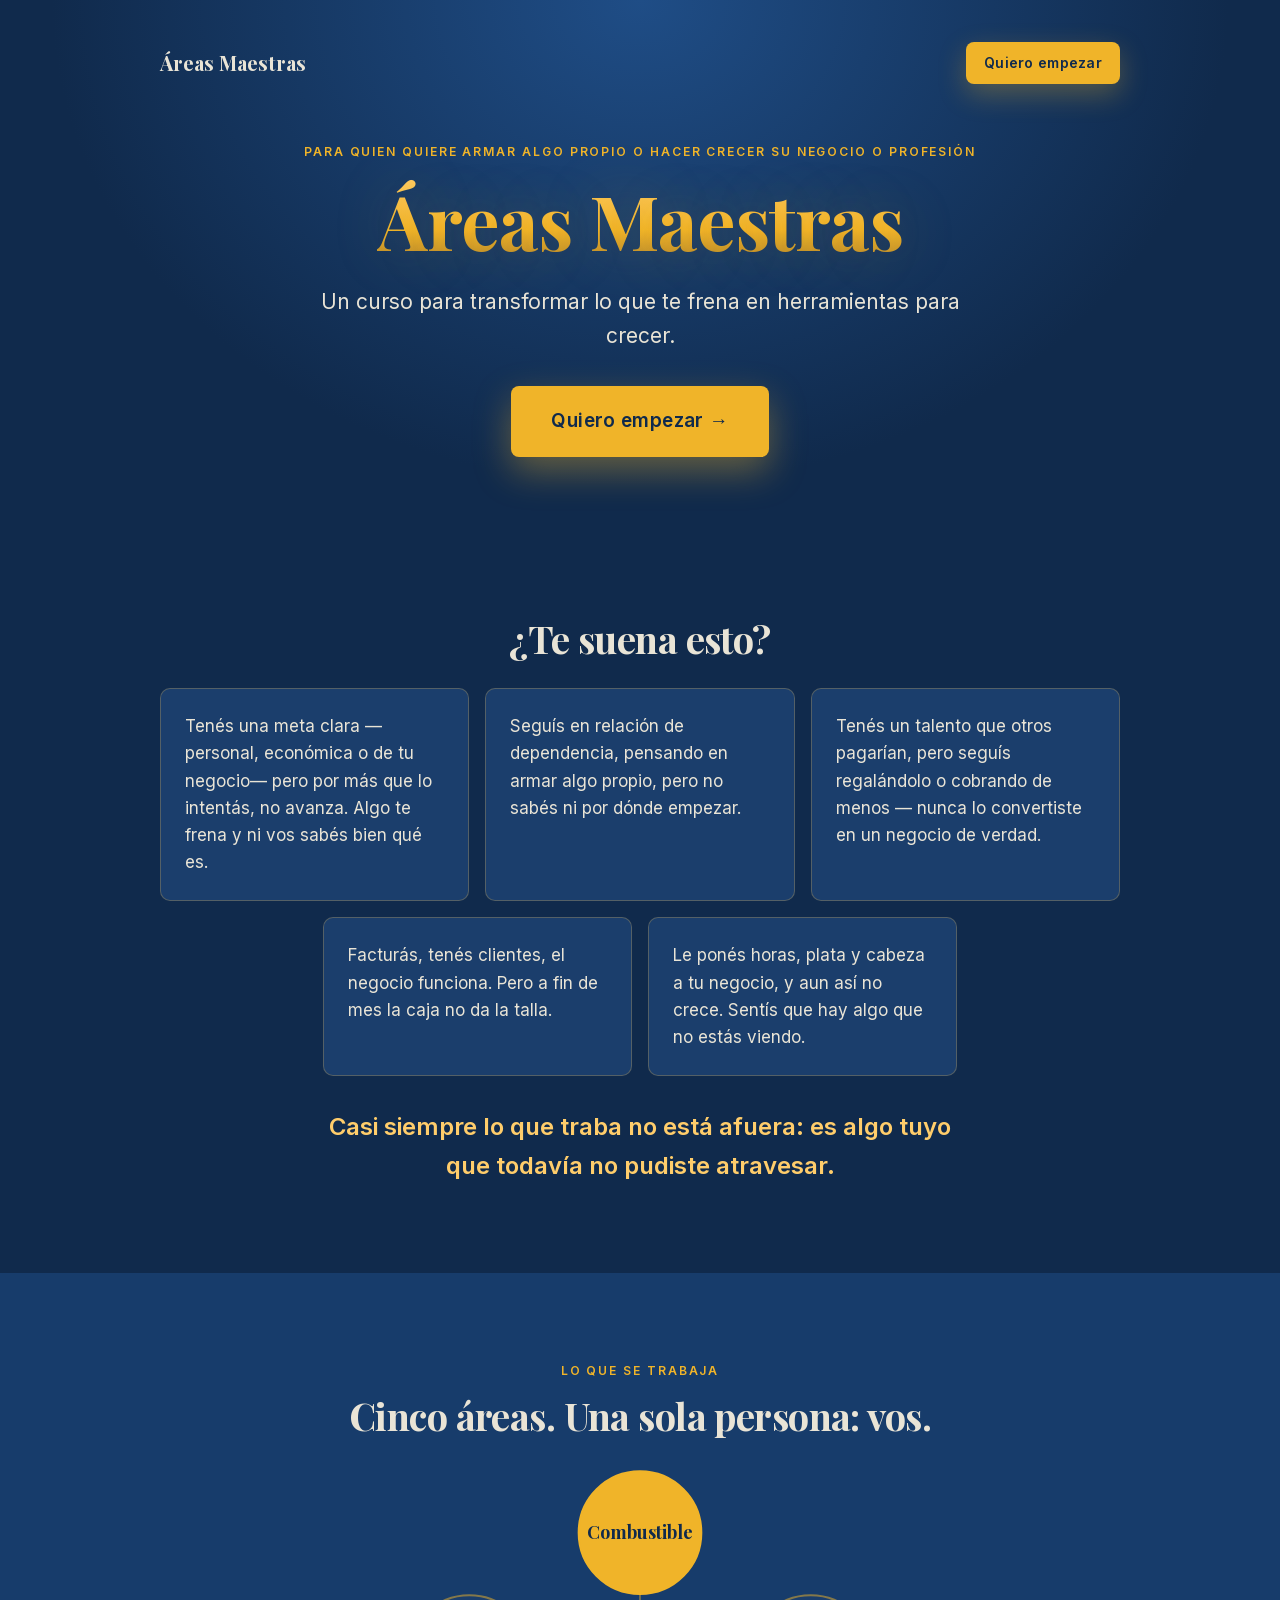
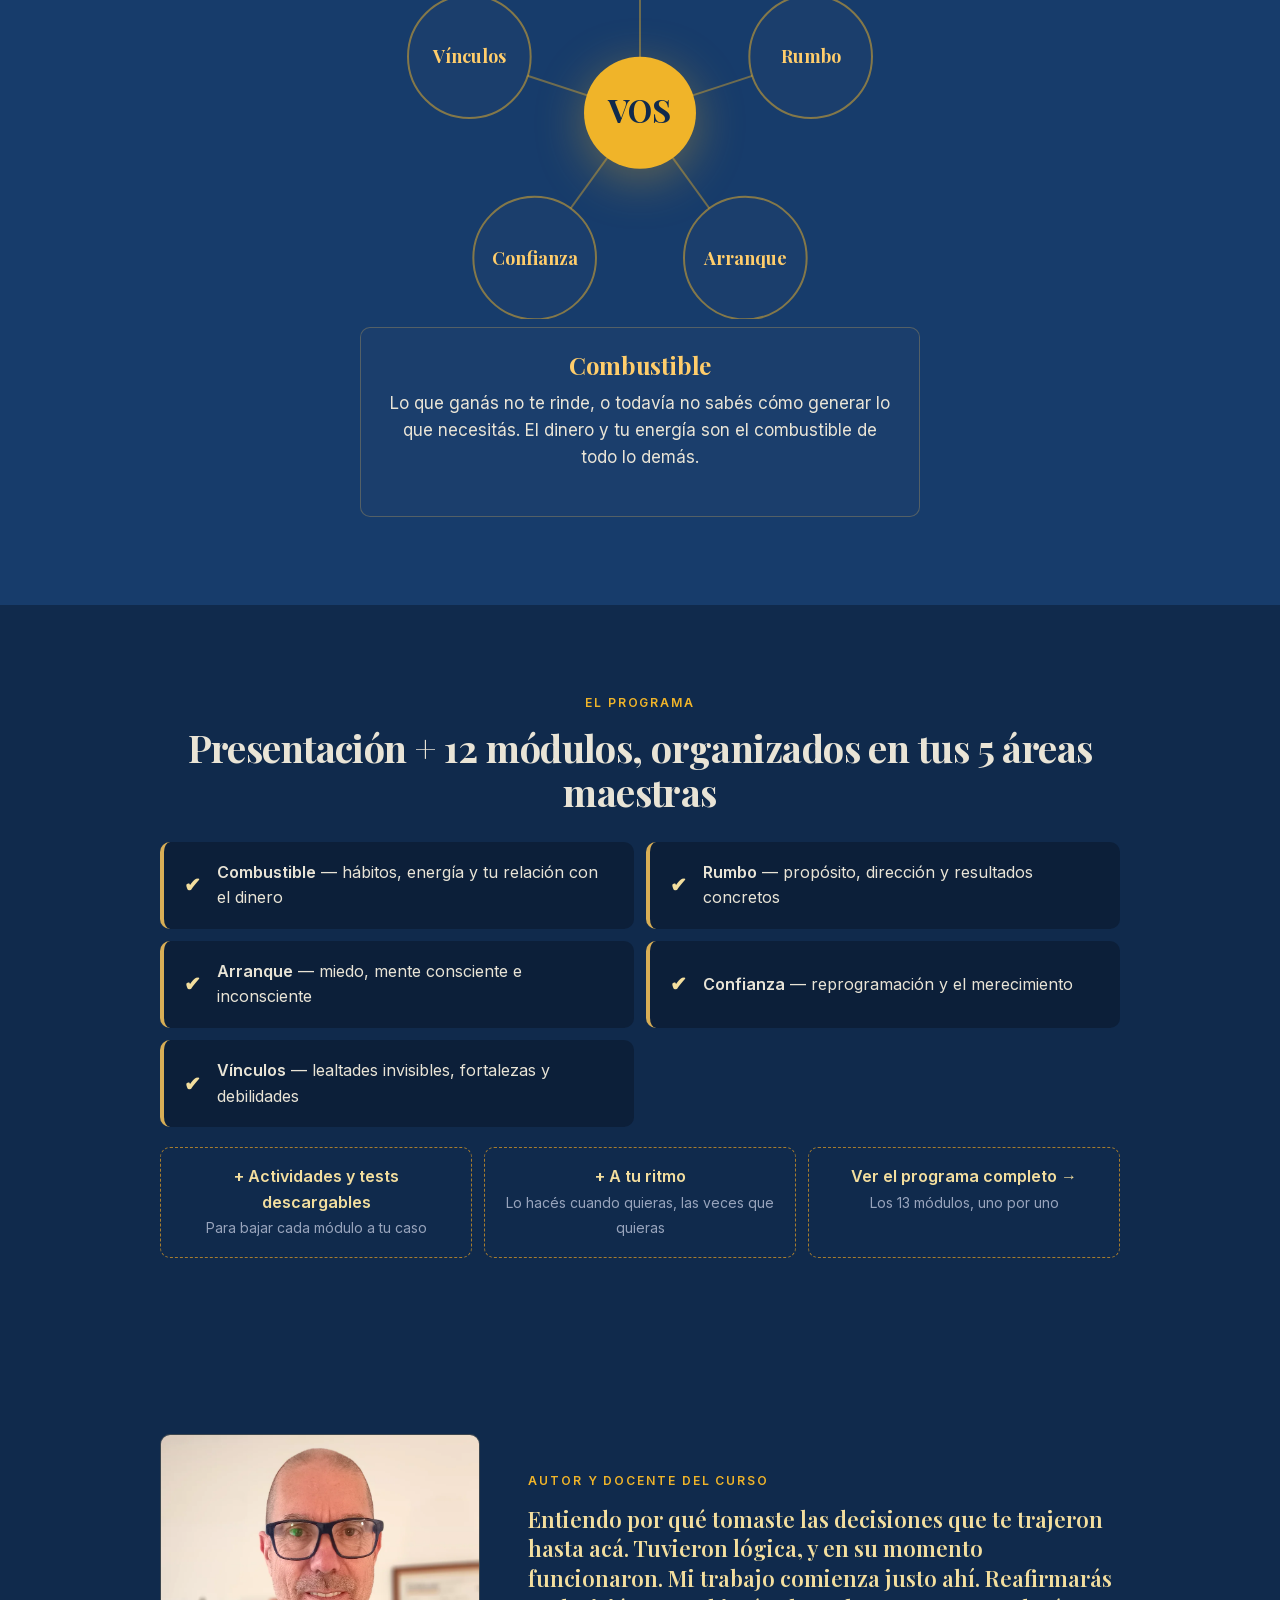
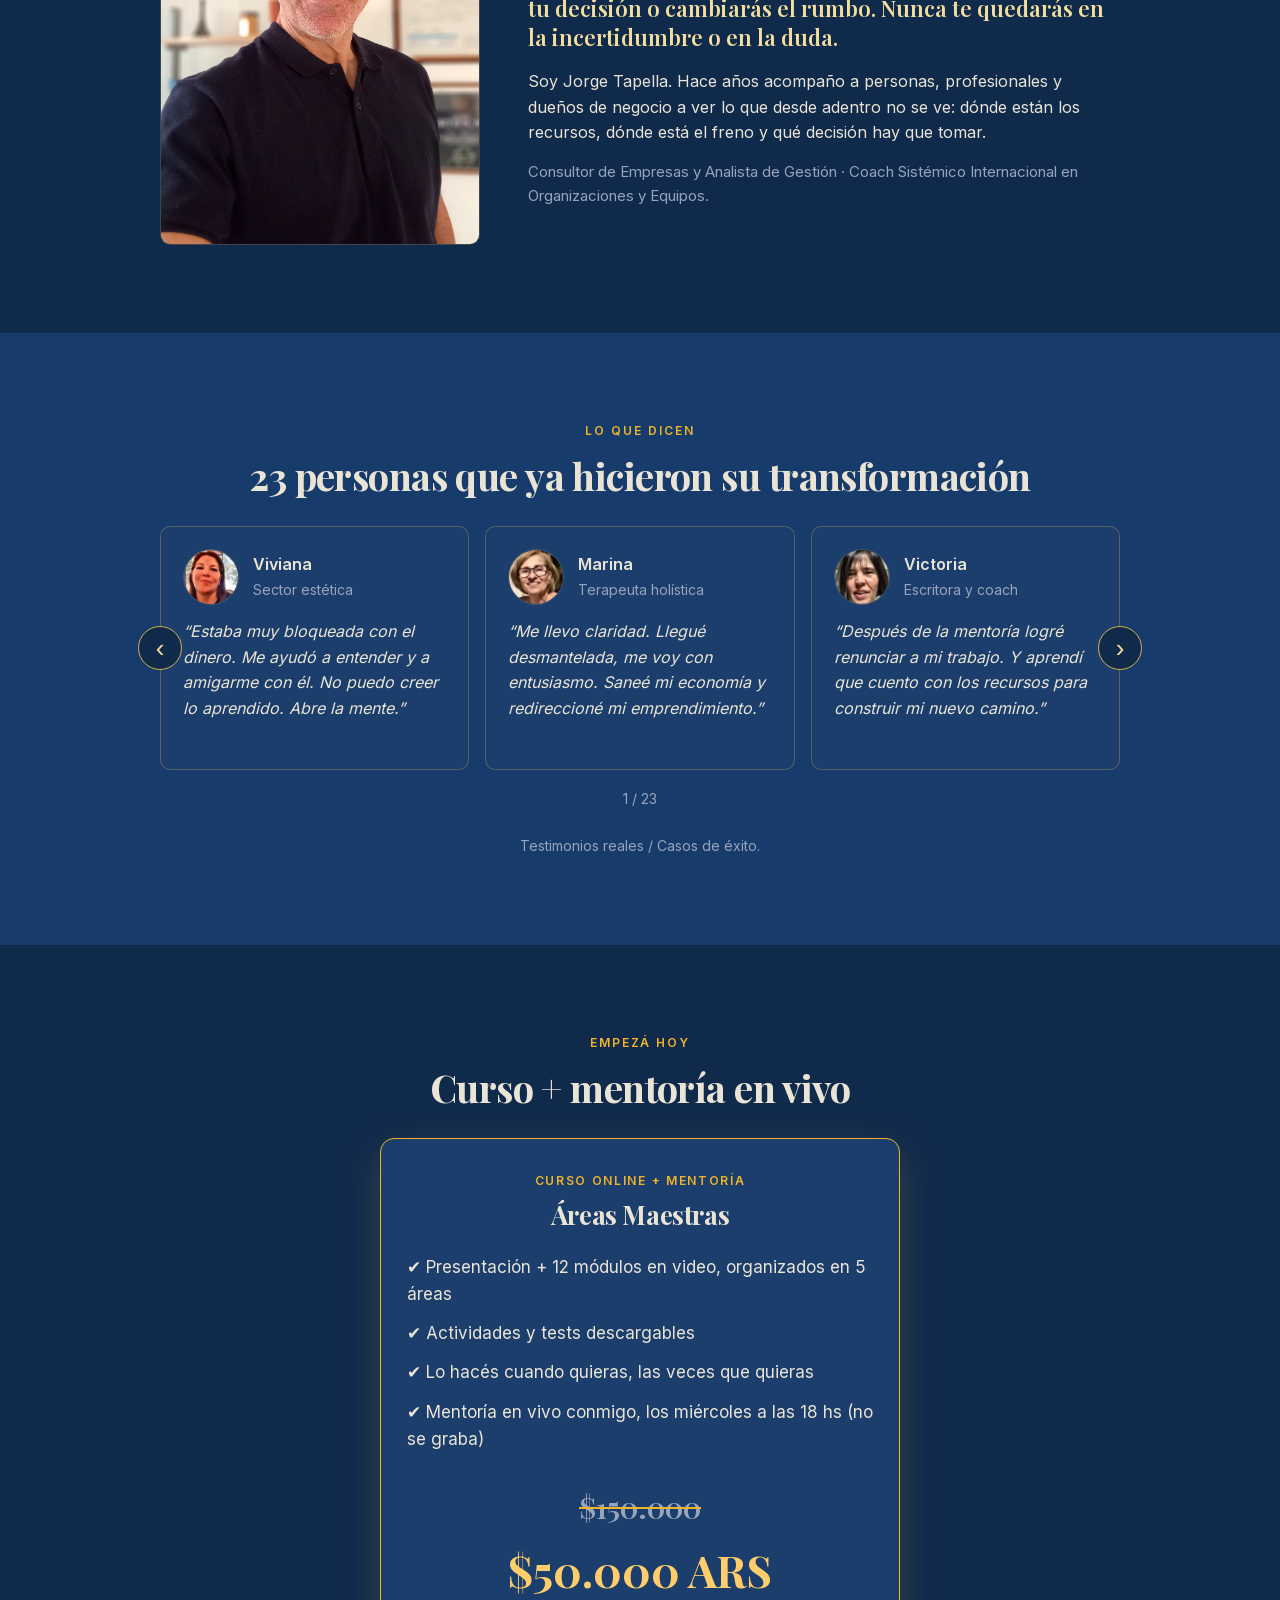
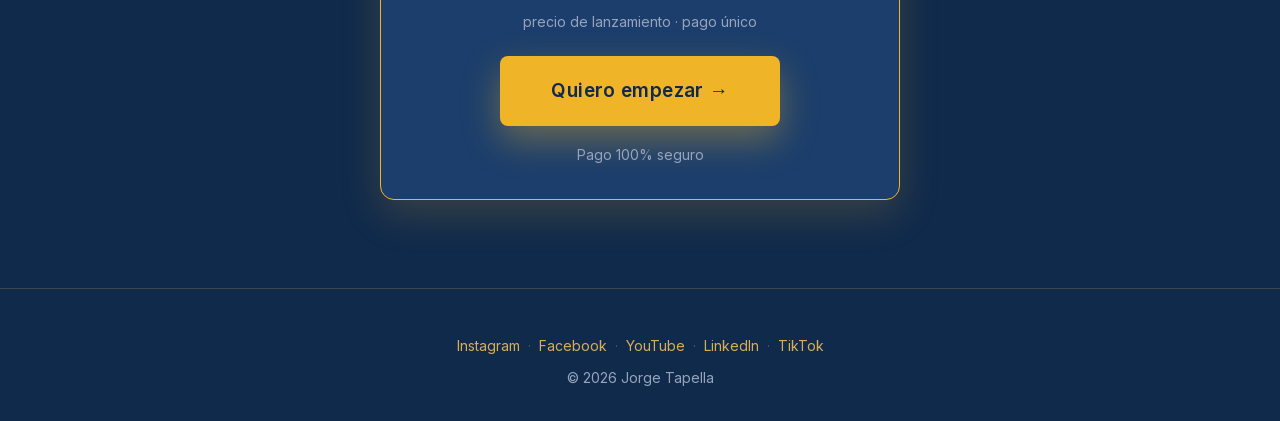
<file: index.html>
<!DOCTYPE html>
<html lang="es">
<head>
<meta charset="UTF-8">
<meta name="viewport" content="width=device-width, initial-scale=1.0">
<title>Áreas Maestras | Jorge Tapella</title>
<meta name="description" content="Un curso para transformar lo que te frena en herramientas para crecer. Para quien quiere armar algo propio o hacer crecer su negocio o profesión.">
<link rel="stylesheet" href="assets/style.css?v=19">
<script>
!function(f,b,e,v,n,t,s)
{if(f.fbq)return;n=f.fbq=function(){n.callMethod?
n.callMethod.apply(n,arguments):n.queue.push(arguments)};
if(!f._fbq)f._fbq=n;n.push=n;n.loaded=!0;n.version='2.0';
n.queue=[];t=b.createElement(e);t.async=!0;
t.src=v;s=b.getElementsByTagName(e)[0];
s.parentNode.insertBefore(t,s)}(window, document,'script',
'https://connect.facebook.net/en_US/fbevents.js');
fbq('init', '4065911757006473');
fbq('track', 'PageView');
</script>
<noscript><img height="1" width="1" style="display:none"
src="https://www.facebook.com/tr?id=4065911757006473&ev=PageView&noscript=1"
/></noscript>
</head>
<body>

<header class="hero">
  <nav class="nav">
    <a href="#" class="brand">Áreas Maestras</a>
    <a href="https://jorgetapellacoach.systeme.io/4a74d709" class="btn btn-nav" onclick="typeof fbq==='function'&&fbq('track','InitiateCheckout')">Quiero empezar</a>
  </nav>
  <div class="container hero-content">
    <span class="eyebrow">Para quien quiere armar algo propio o hacer crecer su negocio o profesión</span>
    <h1><span class="gold">Áreas Maestras</span></h1>
    <p class="hero-sub">Un curso para transformar lo que te frena en herramientas para crecer.</p>
    <a href="https://jorgetapellacoach.systeme.io/4a74d709" class="btn btn-lg" onclick="typeof fbq==='function'&&fbq('track','InitiateCheckout')">Quiero empezar →</a>
  </div>
</header>

<section>
  <div class="container">
    <h2 class="center">¿Te suena esto?</h2>
    <div class="cards five">
      <div class="card"><p>Tenés una meta clara —personal, económica o de tu negocio— pero por más que lo intentás, no avanza. Algo te frena y ni vos sabés bien qué es.</p></div>
      <div class="card"><p>Seguís en relación de dependencia, pensando en armar algo propio, pero no sabés ni por dónde empezar.</p></div>
      <div class="card"><p>Tenés un talento que otros pagarían, pero seguís regalándolo o cobrando de menos — nunca lo convertiste en un negocio de verdad.</p></div>
      <div class="card"><p>Facturás, tenés clientes, el negocio funciona. Pero a fin de mes la caja no da la talla.</p></div>
      <div class="card"><p>Le ponés horas, plata y cabeza a tu negocio, y aun así no crece. Sentís que hay algo que no estás viendo.</p></div>
    </div>
    <p class="pain-close">Casi siempre lo que traba no está afuera: es algo tuyo que todavía no pudiste atravesar.</p>
  </div>
</section>

<section class="alt">
  <div class="container">
    <span class="eyebrow center">Lo que se trabaja</span>
    <h2 class="center">Cinco áreas. Una sola persona: vos.</h2>

    <div class="pent">
      <svg class="radial" viewBox="0 0 420 340" aria-hidden="false">
        <g class="r-lines"><line x1="210" y1="185" x2="210" y2="50"/><line x1="210" y1="185" x2="338" y2="143"/><line x1="210" y1="185" x2="289" y2="294"/><line x1="210" y1="185" x2="131" y2="294"/><line x1="210" y1="185" x2="82" y2="143"/></g>
        <circle class="r-vos" cx="210" cy="185" r="42"/><text class="r-vos-t" x="210" y="193">VOS</text>
        <g class="node" data-i="0" tabindex="0" role="button" aria-label="Combustible"><circle cx="210" cy="50" r="46"/><text x="210" y="55">Combustible</text></g><g class="node" data-i="1" tabindex="0" role="button" aria-label="Rumbo"><circle cx="338" cy="143" r="46"/><text x="338" y="148">Rumbo</text></g><g class="node" data-i="2" tabindex="0" role="button" aria-label="Arranque"><circle cx="289" cy="294" r="46"/><text x="289" y="299">Arranque</text></g><g class="node" data-i="3" tabindex="0" role="button" aria-label="Confianza"><circle cx="131" cy="294" r="46"/><text x="131" y="299">Confianza</text></g><g class="node" data-i="4" tabindex="0" role="button" aria-label="Vínculos"><circle cx="82" cy="143" r="46"/><text x="82" y="148">Vínculos</text></g>
      </svg>
      <div class="slides card" aria-live="polite"><div class="slide on" data-i="0"><h3>Combustible</h3><p>Lo que ganás no te rinde, o todavía no sabés cómo generar lo que necesitás. El dinero y tu energía son el combustible de todo lo demás.</p></div><div class="slide" data-i="1"><h3>Rumbo</h3><p>Lo que creíste que era tu camino ya no te resuena, o quizás sea tu camino y solo necesites reafirmarlo.</p></div><div class="slide" data-i="2"><h3>Arranque</h3><p>Le ponés el hombro a todo y no arranca, o todavía no te animás a empezar. No sabés si seguir, largar todo o dar el primer paso.</p></div><div class="slide" data-i="3"><h3>Confianza</h3><p>Te ahogás en un vaso de agua: sentís que podés más, pero algo te frena al decidir.</p></div><div class="slide" data-i="4"><h3>Vínculos</h3><p>Cedés en lo que te incomoda para quedar bien con los demás, aunque ellos no hacen lo mismo por vos.</p></div></div>
    </div>
    <script>
    (function(){
      var box=document.querySelector('.pent'); if(!box) return;
      var nodes=box.querySelectorAll('.node'), slides=box.querySelectorAll('.slide'), cur=0, t;
      var reduce=window.matchMedia('(prefers-reduced-motion: reduce)').matches;
      function show(i){cur=i;nodes.forEach(function(n,k){n.classList.toggle('on',k===i)});slides.forEach(function(s,k){s.classList.toggle('on',k===i)});}
      function play(){ if(reduce) return; clearInterval(t); t=setInterval(function(){show((cur+1)%5)},3000); }
      nodes.forEach(function(n,k){
        n.addEventListener('click',function(){show(k);play();});
        n.addEventListener('keydown',function(e){if(e.key==='Enter'||e.key===' '){e.preventDefault();show(k);play();}});
      });
      box.addEventListener('mouseenter',function(){clearInterval(t)});
      box.addEventListener('mouseleave',play);
      show(0); play();
    })();
    </script>
    </div>
</section>

<section>
  <div class="container">
    <span class="eyebrow center">El programa</span>
    <h2 class="center">Presentación + 12 módulos, organizados en tus 5 áreas maestras</h2>
    <div class="topics">
      <div class="topic"><span class="topic-icon">✔</span><p><strong>Combustible</strong> — hábitos, energía y tu relación con el dinero</p></div>
      <div class="topic"><span class="topic-icon">✔</span><p><strong>Rumbo</strong> — propósito, dirección y resultados concretos</p></div>
      <div class="topic"><span class="topic-icon">✔</span><p><strong>Arranque</strong> — miedo, mente consciente e inconsciente</p></div>
      <div class="topic"><span class="topic-icon">✔</span><p><strong>Confianza</strong> — reprogramación y el merecimiento</p></div>
      <div class="topic"><span class="topic-icon">✔</span><p><strong>Vínculos</strong> — lealtades invisibles, fortalezas y debilidades</p></div>
    </div>
    <div class="strip strip-3">
      <div><strong>+ Actividades y tests descargables</strong><span>Para bajar cada módulo a tu caso</span></div>
      <div><strong>+ A tu ritmo</strong><span>Lo hacés cuando quieras, las veces que quieras</span></div>
      <a href="programa.html" target="_blank" rel="noopener"><strong>Ver el programa completo →</strong><span>Los 13 módulos, uno por uno</span></a>
    </div>
  </div>
</section>

<section>
  <div class="container author">
    <img src="assets/img/jorge.webp" alt="Jorge Tapella" width="1000" height="1287" loading="lazy">
    <div>
      <span class="eyebrow">Autor y docente del curso</span>
      <p class="lead">Entiendo por qué tomaste las decisiones que te trajeron hasta acá. Tuvieron lógica, y en su momento funcionaron. Mi trabajo comienza justo ahí. Reafirmarás tu decisión o cambiarás el rumbo. Nunca te quedarás en la incertidumbre o en la duda.</p>
      <p>Soy Jorge Tapella. Hace años acompaño a personas, profesionales y dueños de negocio a ver lo que desde adentro no se ve: dónde están los recursos, dónde está el freno y qué decisión hay que tomar.</p>
      <p class="creds">Consultor de Empresas y Analista de Gestión · Coach Sistémico Internacional en Organizaciones y Equipos.</p>
    </div>
  </div>
</section>

<section class="alt">
  <div class="container">
    <span class="eyebrow center">Lo que dicen</span>
    <h2 class="center">23 personas que ya hicieron su transformación</h2>
    <div class="carousel">
      <button class="c-btn" id="cPrev" aria-label="Anterior">‹</button>
      <div class="c-track" id="cTrack">
      <figure class="t"><div class="t-head"><img src="assets/img/testimonios/viviana.webp" alt="Viviana" width="56" height="56" loading="lazy"><div><strong>Viviana</strong><span>Sector estética</span></div></div><blockquote>“Estaba muy bloqueada con el dinero. Me ayudó a entender y a amigarme con él. No puedo creer lo aprendido. Abre la mente.”</blockquote></figure>
      <figure class="t"><div class="t-head"><img src="assets/img/testimonios/marina.webp" alt="Marina" width="56" height="56" loading="lazy"><div><strong>Marina</strong><span>Terapeuta holística</span></div></div><blockquote>“Me llevo claridad. Llegué desmantelada, me voy con entusiasmo. Saneé mi economía y redireccioné mi emprendimiento.”</blockquote></figure>
      <figure class="t"><div class="t-head"><img src="assets/img/testimonios/victoria.webp" alt="Victoria" width="56" height="56" loading="lazy"><div><strong>Victoria</strong><span>Escritora y coach</span></div></div><blockquote>“Después de la mentoría logré renunciar a mi trabajo. Y aprendí que cuento con los recursos para construir mi nuevo camino.”</blockquote></figure>
      <figure class="t"><div class="t-head"><img src="assets/img/testimonios/silvia-ccl.webp" alt="Silvia" width="56" height="56" loading="lazy"><div><strong>Silvia</strong><span>Fundadora y directora · centro cultural</span></div></div><blockquote>“Me ayudó mucho, no sólo en el negocio sino en la forma de ver las cosas. En varios aspectos de mi vida me ayudó a cambiar.”</blockquote></figure>
      <figure class="t"><div class="t-head"><img src="assets/img/testimonios/lucas.webp" alt="Lucas" width="56" height="56" loading="lazy"><div><strong>Lucas</strong><span>Dueño de negocio</span></div></div><blockquote>“Mentoría muy constructiva. Me llevo mucho crecimiento y grandes aprendizajes.”</blockquote></figure>
      <figure class="t"><div class="t-head"><img src="assets/img/testimonios/antonio.webp" alt="Antonio" width="56" height="56" loading="lazy"><div><strong>Antonio</strong><span>Dueño de negocio</span></div></div><blockquote>“Sos quien me hizo ver el mundo más allá de lo material. Hiciste que cambiara mi mirada. Me voy muy conforme.”</blockquote></figure>
      <figure class="t"><div class="t-head"><img src="assets/img/testimonios/liliana.webp" alt="Liliana" width="56" height="56" loading="lazy"><div><strong>Liliana</strong><span>Sector cafetero</span></div></div><blockquote>“Me llevo mucho aprendizaje. Muchas cosas pude resolver. Logré mucha disciplina: mirarme a mí, mirar para adentro.”</blockquote></figure>
      <figure class="t"><div class="t-head"><img src="assets/img/testimonios/hilda.webp" alt="Hilda" width="56" height="56" loading="lazy"><div><strong>Hilda</strong><span>Participante de mentoría</span></div></div><blockquote>“Me sirvió mucho para salir adelante, para priorizarme. Vivía para los demás. Aliento a que se sumen, para romper miedos.”</blockquote></figure>
      <figure class="t"><div class="t-head"><img src="assets/img/testimonios/ramon.webp" alt="Ramón" width="56" height="56" loading="lazy"><div><strong>Ramón</strong><span>Participante de mentoría</span></div></div><blockquote>“Estoy contento. Me pareció muy bueno. Encontré solución. Recomiendo que lo hagan, porque trae soluciones.”</blockquote></figure>
      <figure class="t"><div class="t-head"><img src="assets/img/testimonios/raul.webp" alt="Raúl" width="56" height="56" loading="lazy"><div><strong>Raúl</strong><span>Diseñando su negocio</span></div></div><blockquote>“Mucho aprendizaje he tenido. Hoy soy consciente. Ahora quiero seguir trabajándome. Me interesa mucho.”</blockquote></figure>
      <figure class="t"><div class="t-head"><img src="assets/img/testimonios/anibal.webp" alt="Aníbal" width="56" height="56" loading="lazy"><div><strong>Aníbal</strong><span>Diseñando su negocio</span></div></div><blockquote>“Aprendí mucho. Me gustó mucho. Muy recomendable.”</blockquote></figure>
      <figure class="t"><div class="t-head"><img src="assets/img/testimonios/silvia-empr.webp" alt="Silvia" width="56" height="56" loading="lazy"><div><strong>Silvia</strong><span>Participante de mentoría</span></div></div><blockquote>“Gran aprendizaje. Pude romper cosas y desafiar nuestro subconsciente. Quedé agradecida. Muy recomendable, por supuesto.”</blockquote></figure>
      <figure class="t"><div class="t-head"><img src="assets/img/testimonios/pablo.webp" alt="Pablo" width="56" height="56" loading="lazy"><div><strong>Pablo</strong><span>Coach</span></div></div><blockquote>“La mentoría me devolvió mucha confianza. Pude reconectarme con mi propósito. Muy recomendable.”</blockquote></figure>
      <figure class="t"><div class="t-head"><img src="assets/img/testimonios/marcela.webp" alt="Marcela" width="56" height="56" loading="lazy"><div><strong>Marcela</strong><span>Profesional</span></div></div><blockquote>“Muy revelador, reflexivo. El mentor ha sido un buen líder. Lo recomiendo sin duda, y que lo hagan a tiempo. Muy agradecida.”</blockquote></figure>
      <figure class="t"><div class="t-head"><img src="assets/img/testimonios/mariela.webp" alt="Mariela" width="56" height="56" loading="lazy"><div><strong>Mariela</strong><span>Transportista profesional</span></div></div><blockquote>“Me gustó mucho. Uno, con lo cotidiano, pierde la consciencia. Lo recomiendo para el bienestar de cada uno.”</blockquote></figure>
      <figure class="t"><div class="t-head"><img src="assets/img/testimonios/federico.webp" alt="Federico" width="56" height="56" loading="lazy"><div><strong>Federico</strong><span>Músico</span></div></div><blockquote>“Mucho aprendizaje. Una de las mentorías en las que más información y transformación obtuve. Me gustaría seguir creciendo.”</blockquote></figure>
      <figure class="t"><div class="t-head"><img src="assets/img/testimonios/silvia-arq.webp" alt="Silvia" width="56" height="56" loading="lazy"><div><strong>Silvia</strong><span>Arquitecta</span></div></div><blockquote>“Un proceso intenso y profundo, y digo que fue bárbaro. Superé bloqueos y puse en marcha mi estudio.”</blockquote></figure>
      <figure class="t"><div class="t-head"><img src="assets/img/testimonios/anael.webp" alt="Anael" width="56" height="56" loading="lazy"><div><strong>Anael</strong><span>Terapeuta holística</span></div></div><blockquote>“Mi maestro y mentor preferido. Muy inteligente, me encanta, me emociona. Tus palabras son muy sabias. Lo recomiendo.”</blockquote></figure>
      <figure class="t"><div class="t-head"><img src="assets/img/testimonios/silvia-prof.webp" alt="Silvia" width="56" height="56" loading="lazy"><div><strong>Silvia</strong><span>Profesional</span></div></div><blockquote>“Me sirvió mucho. Quedé realmente sorprendida. Lo recomiendo verdaderamente para quien quiera crecer.”</blockquote></figure>
      <figure class="t"><div class="t-head"><img src="assets/img/testimonios/gustavo.webp" alt="Gustavo" width="56" height="56" loading="lazy"><div><strong>Gustavo</strong><span>Sector gastronómico</span></div></div><blockquote>“Agradecido. Dando mis primeros pasos de emprendedor. Y soltando mi perfeccionismo. Gracias por todo.”</blockquote></figure>
      <figure class="t"><div class="t-head"><img src="assets/img/testimonios/natalia.webp" alt="Natalia" width="56" height="56" loading="lazy"><div><strong>Natalia</strong><span>Desarrollando su liderazgo</span></div></div><blockquote>“Muy interesante. Buscaba romper estos bloqueos. Lo recomiendo.”</blockquote></figure>
      <figure class="t"><div class="t-head"><img src="assets/img/testimonios/mabel.webp" alt="Mabel" width="56" height="56" loading="lazy"><div><strong>Mabel</strong><span>Participante de mentoría</span></div></div><blockquote>“Me gustó mucho. Se guía y acompaña a cada persona. Absolutamente recomendable.”</blockquote></figure>
      <figure class="t"><div class="t-head"><img src="assets/img/testimonios/marcela-2.webp" alt="Marcela" width="56" height="56" loading="lazy"><div><strong>Marcela</strong><span>Profesional</span></div></div><blockquote>“Quedé muy sorprendida y agradecida. La recomiendo un 100 por 100.”</blockquote></figure>
      </div>
      <button class="c-btn" id="cNext" aria-label="Siguiente">›</button>
    </div>
    <p class="c-count"><span id="cIdx">1</span> / 23</p>
    <p class="t-note">Testimonios reales / Casos de éxito.</p>
  </div>
</section>

<section id="empezar">
  <div class="container">
    <span class="eyebrow center">Empezá hoy</span>
    <h2 class="center">Curso + mentoría en vivo</h2>
    <div class="offers one">
      <div class="offer offer-main">
        <span class="offer-tag">Curso online + mentoría</span>
        <h3>Áreas Maestras</h3>
        <ul class="cta-list">
          <li>✔ Presentación + 12 módulos en video, organizados en 5 áreas</li>
          <li>✔ Actividades y tests descargables</li>
          <li>✔ Lo hacés cuando quieras, las veces que quieras</li>
          <li>✔ Mentoría en vivo conmigo, los miércoles a las 18 hs (no se graba)</li>
        </ul>
        <div class="price-box">
          <span class="price-strike">$150.000</span>
          <span class="price">$50.000 ARS</span>
          <span class="price-note">precio de lanzamiento · pago único</span>
        </div>
        <a href="https://jorgetapellacoach.systeme.io/4a74d709" class="btn btn-lg" onclick="typeof fbq==='function'&&fbq('track','InitiateCheckout')">Quiero empezar →</a>
        <p class="secure">Pago 100% seguro</p>
      </div>
    </div>
  </div>
</section>

<footer class="footer">
  <p class="social" style="margin-top:14px">
    <a href="https://www.instagram.com/jorgetapella/" target="_blank" rel="noopener">Instagram</a><span class="sep">·</span><a href="https://www.facebook.com/jorgetapelladps" target="_blank" rel="noopener">Facebook</a><span class="sep">·</span><a href="https://www.youtube.com/@JorgeTapellaConsultoria" target="_blank" rel="noopener">YouTube</a><span class="sep">·</span><a href="https://www.linkedin.com/in/jorge-tapella-03193b37b/" target="_blank" rel="noopener">LinkedIn</a><span class="sep">·</span><a href="https://www.tiktok.com/@jorgetapella" target="_blank" rel="noopener">TikTok</a>
  </p>
  <p style="margin-top:10px">© 2026 Jorge Tapella</p>
</footer>

<script>
(function(){
  var tr=document.getElementById('cTrack'); if(!tr) return;
  var reduce=window.matchMedia('(prefers-reduced-motion: reduce)').matches;
  var cards=tr.children, idx=document.getElementById('cIdx'), GAP=16;
  function step(){ return cards[0].getBoundingClientRect().width+GAP; }
  function cur(){ return Math.round(tr.scrollLeft/step()); }
  function go(i){ tr.scrollTo({left:i*step(),behavior:reduce?'auto':'smooth'}); }
  function next(){ if(tr.scrollLeft>=tr.scrollWidth-tr.clientWidth-4) go(0); else go(cur()+1); }
  function prev(){ go(Math.max(0,cur()-1)); }
  document.getElementById('cNext').addEventListener('click',next);
  document.getElementById('cPrev').addEventListener('click',prev);
  tr.addEventListener('scroll',function(){ idx.textContent=Math.min(cards.length,cur()+1); },{passive:true});
  var last=0;
  ['touchstart','pointerdown','keydown','focusin'].forEach(function(e){ tr.parentNode.addEventListener(e,function(){last=Date.now();},{passive:true}); });
  setInterval(function(){ if(Date.now()-last>6000) next(); },3500);
})();
</script>
</body>
</html>
</file>
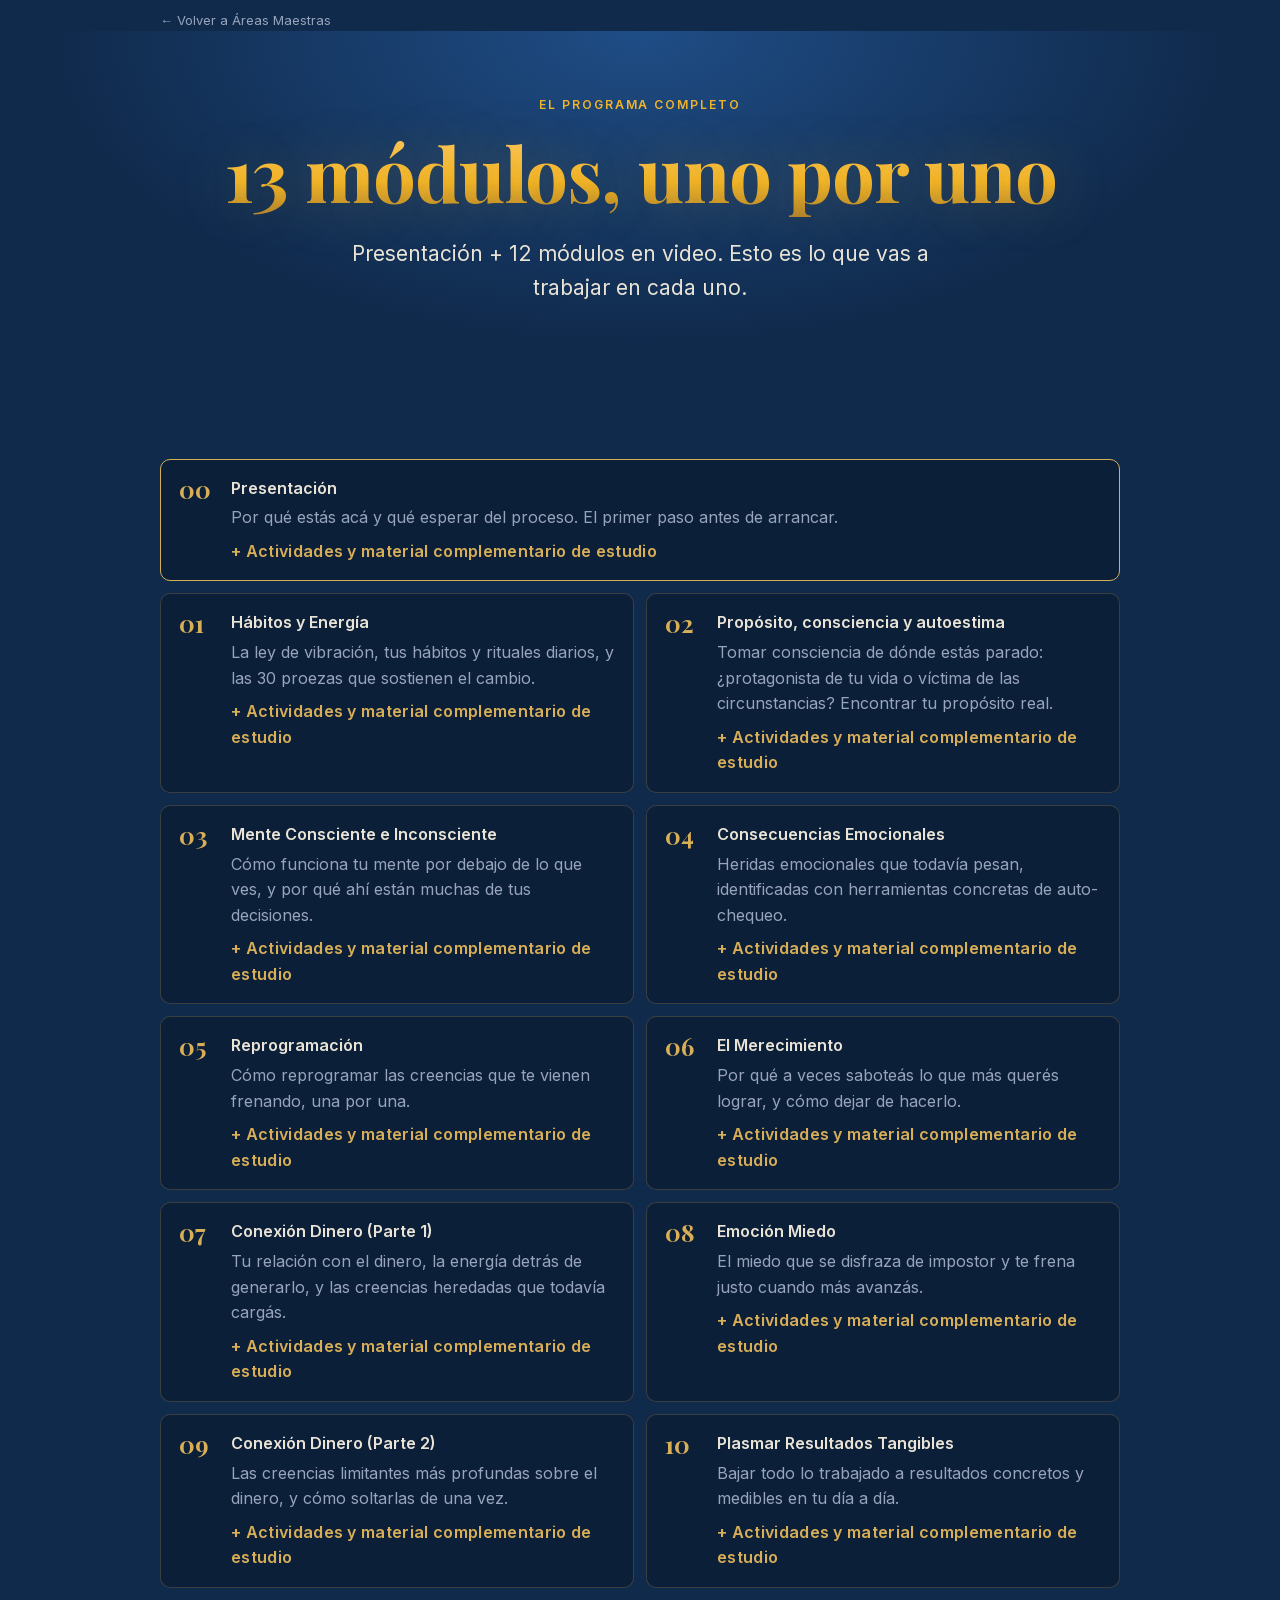
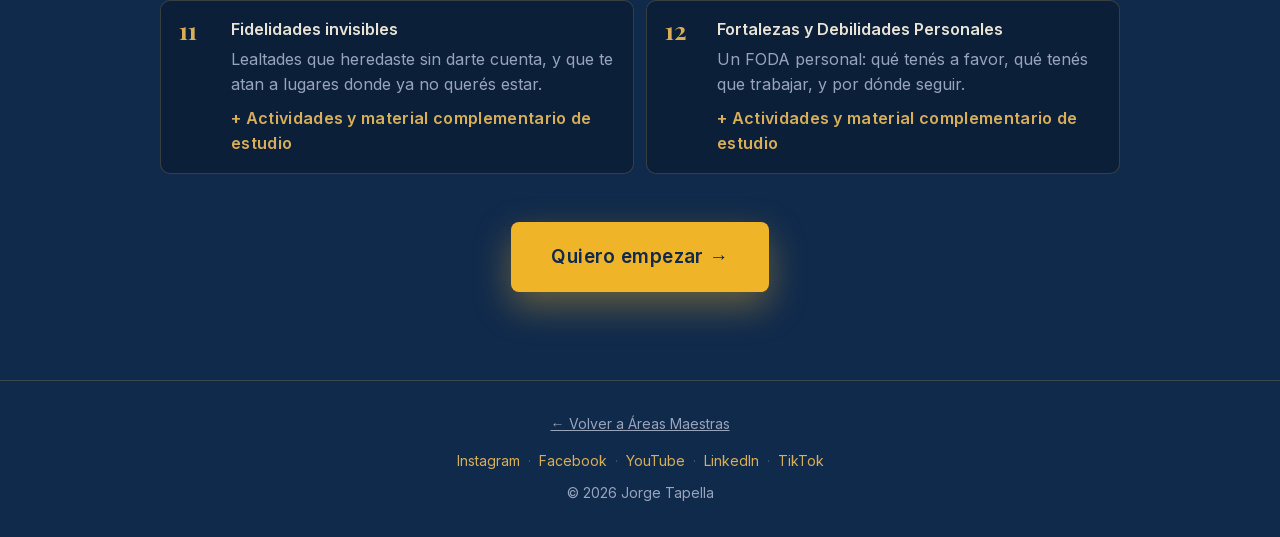
<file: programa.html>
<!DOCTYPE html>
<html lang="es">
<head>
<meta charset="UTF-8">
<meta name="viewport" content="width=device-width, initial-scale=1.0">
<title>El programa completo | Áreas Maestras</title>
<meta name="description" content="Los 13 módulos de Áreas Maestras, uno por uno.">
<link rel="stylesheet" href="assets/style.css?v=19">
</head>
<body>

<div class="topbar"><a href="index.html">← Volver a Áreas Maestras</a></div>

<header class="hero" style="padding-bottom:32px">
  <div class="container hero-content">
    <span class="eyebrow">El programa completo</span>
    <h1><span class="gold">13 módulos, uno por uno</span></h1>
    <p class="hero-sub">Presentación + 12 módulos en video. Esto es lo que vas a trabajar en cada uno.</p>
  </div>
</header>

<section>
  <div class="container">
    <div class="modules">
      <div class="module module-0"><span class="module-num">00</span><div><p><strong>Presentación</strong></p><p class="module-desc">Por qué estás acá y qué esperar del proceso. El primer paso antes de arrancar.</p><p class="module-extra">+ Actividades y material complementario de estudio</p></div></div>
      <div class="module"><span class="module-num">01</span><div><p><strong>Hábitos y Energía</strong></p><p class="module-desc">La ley de vibración, tus hábitos y rituales diarios, y las 30 proezas que sostienen el cambio.</p><p class="module-extra">+ Actividades y material complementario de estudio</p></div></div>
      <div class="module"><span class="module-num">02</span><div><p><strong>Propósito, consciencia y autoestima</strong></p><p class="module-desc">Tomar consciencia de dónde estás parado: ¿protagonista de tu vida o víctima de las circunstancias? Encontrar tu propósito real.</p><p class="module-extra">+ Actividades y material complementario de estudio</p></div></div>
      <div class="module"><span class="module-num">03</span><div><p><strong>Mente Consciente e Inconsciente</strong></p><p class="module-desc">Cómo funciona tu mente por debajo de lo que ves, y por qué ahí están muchas de tus decisiones.</p><p class="module-extra">+ Actividades y material complementario de estudio</p></div></div>
      <div class="module"><span class="module-num">04</span><div><p><strong>Consecuencias Emocionales</strong></p><p class="module-desc">Heridas emocionales que todavía pesan, identificadas con herramientas concretas de auto-chequeo.</p><p class="module-extra">+ Actividades y material complementario de estudio</p></div></div>
      <div class="module"><span class="module-num">05</span><div><p><strong>Reprogramación</strong></p><p class="module-desc">Cómo reprogramar las creencias que te vienen frenando, una por una.</p><p class="module-extra">+ Actividades y material complementario de estudio</p></div></div>
      <div class="module"><span class="module-num">06</span><div><p><strong>El Merecimiento</strong></p><p class="module-desc">Por qué a veces saboteás lo que más querés lograr, y cómo dejar de hacerlo.</p><p class="module-extra">+ Actividades y material complementario de estudio</p></div></div>
      <div class="module"><span class="module-num">07</span><div><p><strong>Conexión Dinero (Parte 1)</strong></p><p class="module-desc">Tu relación con el dinero, la energía detrás de generarlo, y las creencias heredadas que todavía cargás.</p><p class="module-extra">+ Actividades y material complementario de estudio</p></div></div>
      <div class="module"><span class="module-num">08</span><div><p><strong>Emoción Miedo</strong></p><p class="module-desc">El miedo que se disfraza de impostor y te frena justo cuando más avanzás.</p><p class="module-extra">+ Actividades y material complementario de estudio</p></div></div>
      <div class="module"><span class="module-num">09</span><div><p><strong>Conexión Dinero (Parte 2)</strong></p><p class="module-desc">Las creencias limitantes más profundas sobre el dinero, y cómo soltarlas de una vez.</p><p class="module-extra">+ Actividades y material complementario de estudio</p></div></div>
      <div class="module"><span class="module-num">10</span><div><p><strong>Plasmar Resultados Tangibles</strong></p><p class="module-desc">Bajar todo lo trabajado a resultados concretos y medibles en tu día a día.</p><p class="module-extra">+ Actividades y material complementario de estudio</p></div></div>
      <div class="module"><span class="module-num">11</span><div><p><strong>Fidelidades invisibles</strong></p><p class="module-desc">Lealtades que heredaste sin darte cuenta, y que te atan a lugares donde ya no querés estar.</p><p class="module-extra">+ Actividades y material complementario de estudio</p></div></div>
      <div class="module"><span class="module-num">12</span><div><p><strong>Fortalezas y Debilidades Personales</strong></p><p class="module-desc">Un FODA personal: qué tenés a favor, qué tenés que trabajar, y por dónde seguir.</p><p class="module-extra">+ Actividades y material complementario de estudio</p></div></div>
    </div>
    <div style="text-align:center;margin-top:48px">
      <a href="https://jorgetapellacoach.systeme.io/4a74d709" class="btn btn-lg" onclick="typeof fbq==='function'&&fbq('track','InitiateCheckout')">Quiero empezar →</a>
    </div>
  </div>
</section>

<footer class="footer">
  <p><a href="index.html" style="color:inherit">← Volver a Áreas Maestras</a></p>
  <p class="social" style="margin-top:14px">
    <a href="https://www.instagram.com/jorgetapella/" target="_blank" rel="noopener">Instagram</a><span class="sep">·</span><a href="https://www.facebook.com/jorgetapelladps" target="_blank" rel="noopener">Facebook</a><span class="sep">·</span><a href="https://www.youtube.com/@JorgeTapellaConsultoria" target="_blank" rel="noopener">YouTube</a><span class="sep">·</span><a href="https://www.linkedin.com/in/jorge-tapella-03193b37b/" target="_blank" rel="noopener">LinkedIn</a><span class="sep">·</span><a href="https://www.tiktok.com/@jorgetapella" target="_blank" rel="noopener">TikTok</a>
  </p>
  <p style="margin-top:10px">© 2026 Jorge Tapella</p>
</footer>

</body>
</html>
</file>
<file: assets/style.css>
@font-face{font-family:'Inter';font-weight:400;font-display:swap;src:url(fonts/Inter-400.woff2) format('woff2')}
@font-face{font-family:'Inter';font-weight:600;font-display:swap;src:url(fonts/Inter-600.woff2) format('woff2')}
@font-face{font-family:'Playfair Display';font-weight:600;font-display:swap;src:url(fonts/PlayfairDisplay-600.woff2) format('woff2')}
@font-face{font-family:'Playfair Display';font-weight:700;font-display:swap;src:url(fonts/PlayfairDisplay-700.woff2) format('woff2')}

:root{
  --navy-0:#102A4C;--navy-1:#173C6B;--navy-2:#1F4D86;
  --gold-1:#F3DE9E;--gold-2:#D8AE56;--gold-3:#A67C2E;
  --accent:#F0B429;--accent-2:#FFCD6B;
  --text:#E9E4D6;--text-dim:#98A4BC;--line:rgba(216,174,86,.22);
}
*{box-sizing:border-box}
html{scroll-behavior:smooth}
body{margin:0;background:var(--navy-0);color:var(--text);font-family:'Inter',sans-serif;line-height:1.6;-webkit-font-smoothing:antialiased;overflow-x:hidden}
h1,h2,h3{font-family:'Playfair Display',serif;font-weight:700;margin:0;letter-spacing:-.015em;line-height:1.15}
p{margin:0}
img{max-width:100%;height:auto;display:block}
.container{max-width:1000px;margin:0 auto;padding:0 20px}
section{padding:64px 0}
.alt{background:var(--navy-1)}
.center{text-align:center}
.eyebrow{display:block;font-size:12px;font-weight:700;letter-spacing:.16em;text-transform:uppercase;color:var(--accent);margin-bottom:14px}
.gold{background:linear-gradient(180deg,var(--accent-2),var(--accent) 60%,var(--gold-3));-webkit-background-clip:text;background-clip:text;color:transparent}
h2{font-size:clamp(26px,5vw,38px);margin-bottom:28px}

.btn{display:inline-block;background:var(--accent);color:var(--navy-0);font-weight:700;text-decoration:none;padding:16px 30px;border-radius:8px;font-size:16px;letter-spacing:.02em;transition:transform .15s ease,filter .15s ease,box-shadow .15s ease;box-shadow:0 10px 28px rgba(240,180,41,.3)}
.btn:hover{transform:translateY(-2px);filter:brightness(1.08);box-shadow:0 14px 34px rgba(240,180,41,.45)}
.btn-lg{padding:20px 40px;font-size:19px;box-shadow:0 14px 36px rgba(240,180,41,.38)}

.nav{display:flex;justify-content:space-between;align-items:center;padding:18px 20px;max-width:1000px;margin:0 auto}
.brand{font-family:'Playfair Display',serif;font-weight:700;font-size:20px;color:var(--text);text-decoration:none}
.btn-nav{padding:10px 18px;font-size:14px}

.hero{padding:24px 0 72px;background:radial-gradient(ellipse at 50% 0%,var(--navy-2) 0%,var(--navy-0) 65%),var(--navy-0)}
.hero-content{text-align:center;padding-top:40px}
.hero h1{font-size:clamp(42px,10.5vw,76px);margin-bottom:22px;text-shadow:0 0 60px rgba(240,180,41,.25)}
.hero-sub{font-size:clamp(17px,3.6vw,21px);color:var(--text);max-width:640px;margin:0 auto 34px}

.cards{display:grid;gap:16px}
.card{border:1px solid rgba(216,174,86,.3);border-radius:10px;padding:24px;background:#1B3E6C}
.card p{font-size:17px}
.pain-close{margin-top:32px;text-align:center;color:var(--accent-2);font-size:24px;font-weight:700;max-width:640px;margin-left:auto;margin-right:auto}

.pillar h3{font-size:22px;margin-bottom:10px;color:var(--accent-2)}
.pillar p{color:var(--text);font-size:16px}
.pillars-sub{text-align:center;color:var(--text-dim);max-width:600px;margin:-12px auto 32px}
.vos-badge{display:flex;align-items:center;justify-content:center;width:84px;height:84px;border-radius:50%;background:var(--accent);margin:12px auto 32px;box-shadow:0 10px 28px rgba(240,180,41,.3)}
.vos-badge span{font-family:'Playfair Display',serif;font-weight:700;font-size:22px;color:var(--navy-0)}

.author{display:grid;gap:28px;align-items:center}
.author img{border-radius:10px;border:1px solid var(--line);width:100%;max-width:320px;margin:0 auto}
.author p+p{margin-top:14px}
.author .lead{font-family:'Playfair Display',serif;font-size:22px;line-height:1.35;color:var(--gold-1);margin-bottom:16px}
.creds{color:var(--text-dim);font-size:15px}

.carousel{position:relative}
.c-track{display:flex;gap:16px;overflow-x:auto;scroll-snap-type:x mandatory;scrollbar-width:none;-webkit-overflow-scrolling:touch}
.c-track::-webkit-scrollbar{display:none}
.t{flex:0 0 86%;scroll-snap-align:start;margin:0;border:1px solid rgba(216,174,86,.3);border-radius:10px;padding:22px;background:#1B3E6C}
.t-head{display:flex;align-items:center;gap:14px;margin-bottom:14px}
.t-head img{width:56px;height:56px;border-radius:50%;object-fit:cover;border:1px solid var(--line);flex:none}
.t strong{display:block;font-size:16px}
.t span{color:var(--text-dim);font-size:14px}
.t blockquote{margin:0;font-size:16px;font-style:italic}
.c-btn{display:none}
.c-count{margin-top:18px;text-align:center;color:var(--text-dim);font-size:14px}
.t-note{margin-top:24px;text-align:center;color:var(--text-dim);font-size:14px}

.cta-box{text-align:center;max-width:640px;background:#1B3E6C;border:1px solid rgba(240,180,41,.35);border-radius:18px;padding:48px 36px;box-shadow:0 0 0 1px rgba(240,180,41,.08),0 30px 70px rgba(0,0,0,.35)}
.cta-list{list-style:none;padding:0;margin:0 0 32px;text-align:left;display:inline-block}
.cta-list li{padding:6px 0;font-size:17px}
.price-box{margin:8px 0 28px}
.price-strike{display:block;font-family:'Playfair Display',serif;font-size:30px;color:var(--text-dim);text-decoration:line-through;text-decoration-color:var(--accent);text-decoration-thickness:2px;margin-bottom:4px}
.price{display:block;font-family:'Playfair Display',serif;font-weight:700;font-size:44px;color:var(--accent-2)}
.price-note{display:block;color:var(--text-dim);font-size:14px;margin-top:6px}
.secure{margin-top:18px;color:var(--text-dim);font-size:14px}
.mentor-box{margin:36px auto 0;max-width:560px;background:#1c1710;border:1px solid rgba(240,180,41,.4);border-radius:14px;padding:40px 32px;text-align:center}
.mentor-title{font-family:'Playfair Display',serif;font-size:22px;color:#fff;margin-bottom:4px}
.mentor-box .price-box{margin:0 0 24px}
.mentor-box .price-note{color:var(--accent-2);font-size:17px;font-weight:700;text-transform:uppercase;letter-spacing:.04em;margin-top:-6px}
.btn-mentor{display:inline-block;background:var(--accent-2);color:var(--navy-0);font-weight:700;text-decoration:none;padding:16px 30px;border-radius:8px;font-size:16px}
.btn-mentor:hover{filter:brightness(1.05)}
.mentor-note{margin-top:14px;color:var(--text-dim);font-size:14px}

.footer{padding:32px 20px;text-align:center;color:var(--text-dim);font-size:14px;border-top:1px solid var(--line)}
.social a{color:var(--gold-2);text-decoration:none}
.social a:hover{color:var(--gold-1)}
.social .sep{color:var(--text-dim);opacity:.4;margin:0 8px}

@media(min-width:720px){
  section{padding:88px 0}
  .cards.three{grid-template-columns:repeat(3,1fr)}
  .cards.five{grid-template-columns:repeat(6,1fr)}
  .cards.five .card{grid-column:span 2}
  .cards.five .card:nth-child(4){grid-column:2/span 2}
  .cards.five .card:nth-child(5){grid-column:4/span 2}
  .author{grid-template-columns:320px 1fr;gap:48px}
  .author img{margin:0}
  .t{flex-basis:calc((100% - 32px)/3)}
  .c-btn{display:flex;align-items:center;justify-content:center;position:absolute;top:50%;transform:translateY(-50%);z-index:2;width:44px;height:44px;border-radius:50%;border:1px solid var(--gold-2);background:var(--navy-0);color:var(--gold-1);font-size:26px;line-height:1;cursor:pointer}
  #cPrev{left:-22px}
  #cNext{right:-22px}
}

.topbar{display:flex;justify-content:space-between;max-width:1000px;margin:0 auto;padding:10px 20px 0;font-size:13px}
.topbar a{color:var(--text-dim);text-decoration:none}
.topbar a:hover{color:var(--gold-1)}
.ad .topbar,.ad .site-only{display:none}

.modules{display:grid;gap:12px}
.module{display:flex;gap:16px;align-items:flex-start;border:1px solid var(--line);border-radius:10px;padding:16px 18px;background:rgba(8,21,39,.5)}
.module-num{font-family:'Playfair Display',serif;font-weight:700;font-size:24px;line-height:1.1;color:var(--gold-2);flex:none;min-width:36px}
.module p{font-size:16px}
.module-desc{color:var(--text-dim);font-size:14px;margin-top:4px;font-weight:400}
.module-extra{color:var(--gold-2);font-size:12px;margin-top:8px;font-weight:600;letter-spacing:.02em}
.btn-small{display:inline-block;color:var(--gold-2);text-decoration:none;font-size:14px;border-bottom:1px solid var(--gold-3);padding-bottom:2px}
.btn-small:hover{color:var(--gold-1);border-color:var(--gold-1)}
.topics{display:grid;gap:12px}
.topic{display:flex;gap:16px;align-items:center;border-left:4px solid var(--gold-2);border-radius:10px;padding:18px 20px;background:rgba(8,21,39,.5)}
.topic-icon{font-size:20px;font-weight:800;color:var(--gold-1);flex:none}
.topic p{font-size:16px}
@media(min-width:720px){.topics{grid-template-columns:repeat(2,1fr)}}
.strip{display:grid;gap:12px;margin-top:20px}
.strip div,.strip a{display:block;border:1px dashed var(--gold-3);border-radius:10px;padding:16px 18px;text-align:center;text-decoration:none;transition:border-color .15s ease,transform .15s ease}
.strip a:hover{border-color:var(--gold-1);transform:translateY(-2px)}
.strip strong{display:block;color:var(--gold-1);font-size:16px}
.strip span{color:var(--text-dim);font-size:14px}
@media(min-width:720px){.modules{grid-template-columns:repeat(2,1fr)}.strip{grid-template-columns:repeat(2,1fr)}.strip-3{grid-template-columns:repeat(3,1fr)}}

.module-0{border-color:var(--gold-2)}
@media(min-width:720px){.module-0{grid-column:1/-1}}

.offers{display:grid;gap:20px;margin-top:8px}
.offer{border:1px solid rgba(240,180,41,.35);border-radius:14px;padding:32px 26px;text-align:center;background:#1B3E6C;display:flex;flex-direction:column;align-items:center}
.offer-main{border-color:var(--accent);box-shadow:0 14px 40px rgba(240,180,41,.18)}
.offer-mentor{background:#1c1710}
.offer h3{font-family:'Playfair Display',serif;font-size:26px;margin-bottom:18px}
.offer-tag{font-size:12px;font-weight:700;letter-spacing:.14em;text-transform:uppercase;color:var(--accent);margin-bottom:10px}
.offer .cta-list{margin-bottom:24px}
.offer .price-box{margin-top:auto;margin-bottom:22px}
@media(min-width:800px){.offers{grid-template-columns:1fr 1fr;align-items:stretch}}

.pent{max-width:560px;margin:8px auto 0}
.radial{display:block;width:100%;margin:0 auto}
.radial .r-lines line{stroke:rgba(240,180,41,.4);stroke-width:1.5}
.radial text{text-anchor:middle;fill:var(--text)}
.radial .r-vos{fill:var(--accent);filter:drop-shadow(0 8px 18px rgba(240,180,41,.35))}
.radial .r-vos-t{font-family:'Playfair Display',serif;font-weight:700;font-size:24px;fill:var(--navy-0)}
.radial .node{cursor:pointer;outline:none}
.radial .node circle{fill:#1B3E6C;stroke:rgba(240,180,41,.5);stroke-width:1.5;transition:fill .3s,stroke .3s}
.radial .node text{font-family:'Playfair Display',serif;font-weight:700;font-size:13.5px;fill:var(--accent-2);transition:fill .3s}
.radial .node.on circle,.radial .node:focus-visible circle{fill:var(--accent);stroke:var(--accent)}
.radial .node.on text{fill:var(--navy-0)}
.slides{position:relative;min-height:190px;margin-top:8px;text-align:center}
.slide{position:absolute;inset:24px;opacity:0;transition:opacity .45s;pointer-events:none}
.slide.on{opacity:1;pointer-events:auto}
.slide h3{font-size:24px;margin-bottom:10px;color:var(--accent-2)}
.slide p{font-size:17px;color:var(--text)}
@media(max-width:480px){.slides{min-height:230px}}
.offer .btn{width:100%;max-width:280px;text-align:center}
.offers.one{grid-template-columns:1fr;width:100%;max-width:520px;margin-left:auto;margin-right:auto}
</file>
